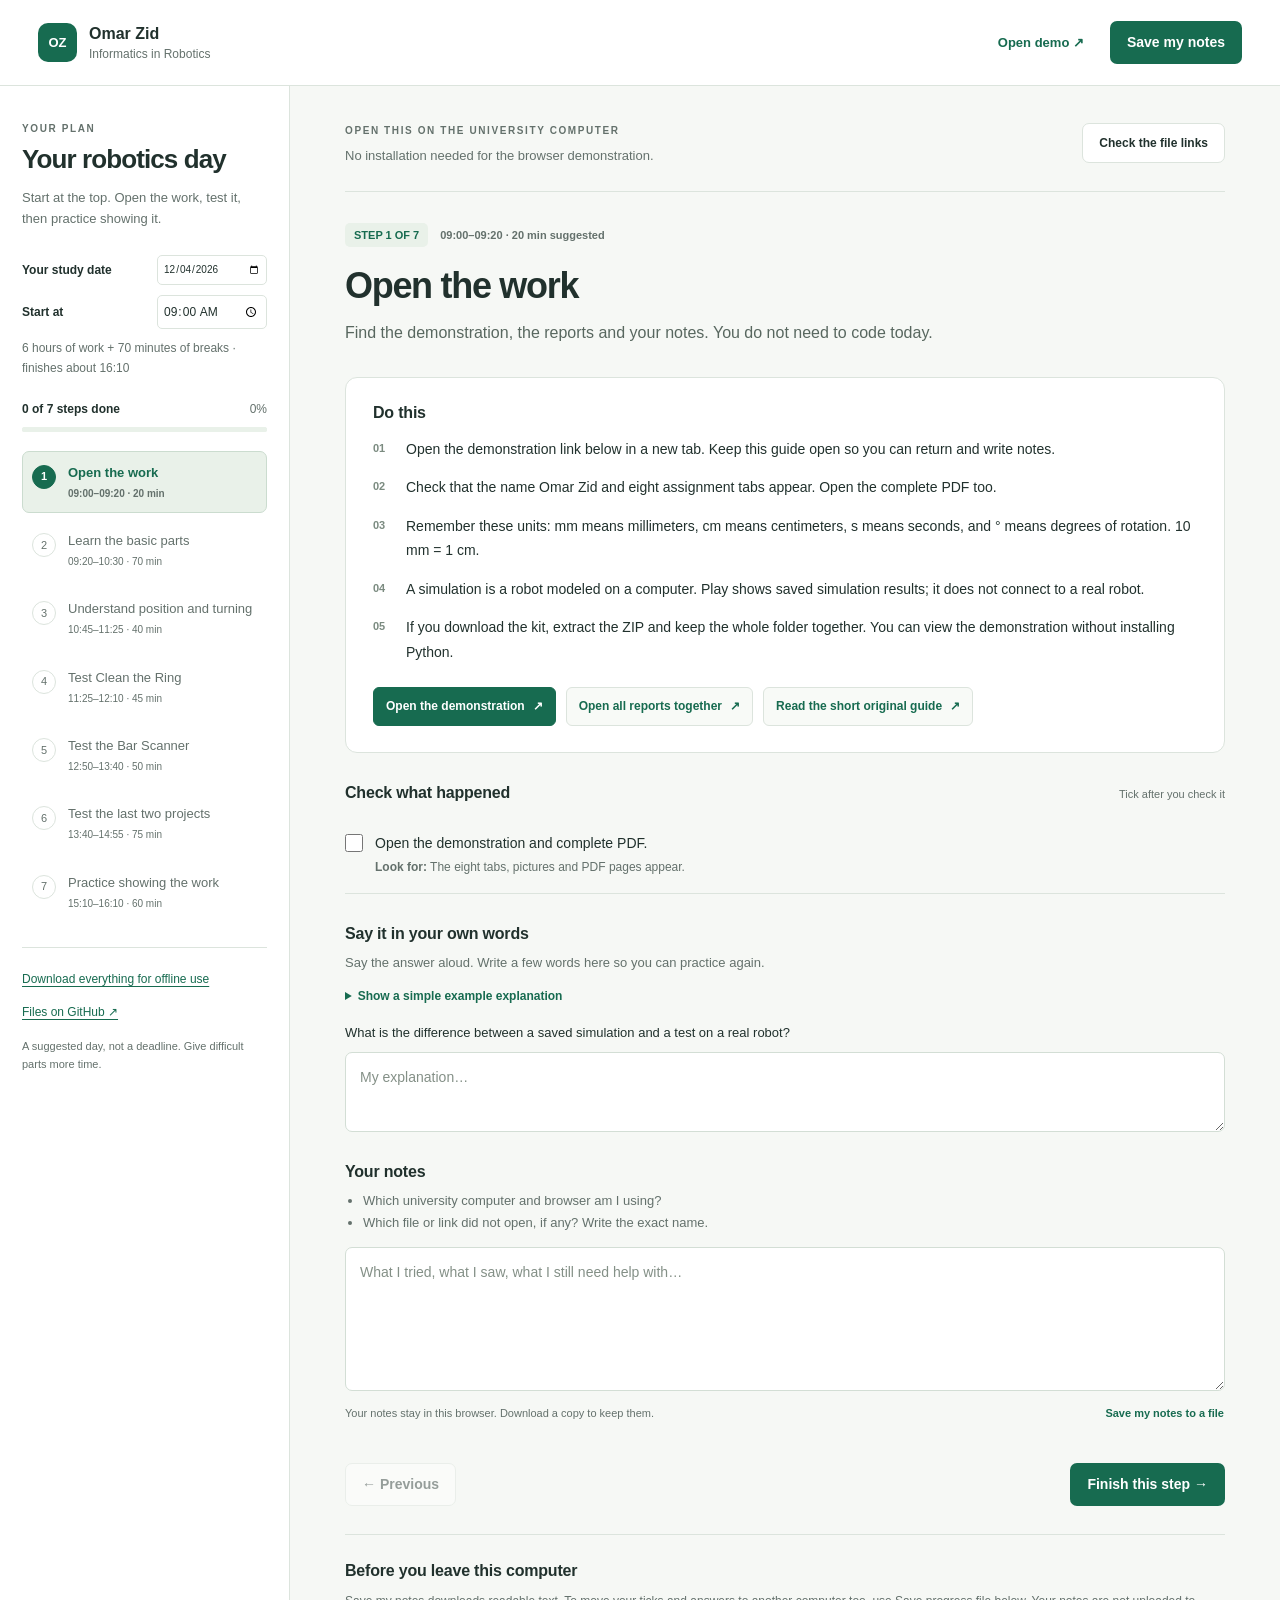
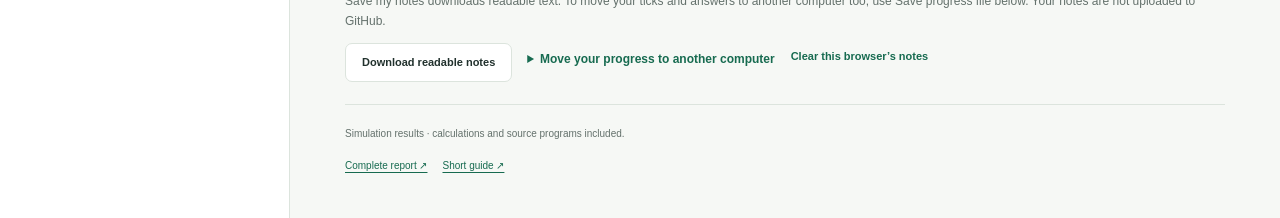
<file: index.html>
<!doctype html>
<html lang="en">
<head>
  <meta charset="utf-8">
  <meta name="viewport" content="width=device-width, initial-scale=1">
  <meta name="description" content="Omar Zid's simple university robotics walkthrough. Follow one study day, test the demonstrations, practice your explanation and download your notes.">
  <meta name="theme-color" content="#176b50">
  <link rel="icon" href="favicon.svg" type="image/svg+xml">
  <title>Omar Zid · Your robotics day</title>
  <link rel="stylesheet" href="styles.css">
  <script src="guide-content.js" defer></script>
  <script src="app.js" defer></script>
</head>
<body>
  <a class="skip" href="#step-title">Skip to the current step</a>
  <header class="topbar">
    <a class="identity" href="#start"><span class="brand-mark" aria-hidden="true">OZ</span><span><strong>Omar Zid</strong><small>Informatics in Robotics</small></span></a>
    <div class="top-actions"><a href="kit/Start_Here.html" target="_blank" rel="noopener">Open demo <span aria-hidden="true">↗</span></a><button type="button" id="export-top" class="primary">Save my notes</button></div>
  </header>
  <div class="workspace">
    <aside class="sidebar">
      <div class="sidebar-intro"><span class="eyebrow">Your plan</span><h1>Your robotics day</h1><p>Start at the top. Open the work, test it, then practice showing it.</p></div>
      <div class="day-settings"><label for="study-date">Your study date</label><input type="date" id="study-date"><label for="start-time">Start at</label><input type="time" id="start-time" value="09:00"><p id="day-duration">6 hours of work + 70 minutes of breaks</p></div>
      <div class="progress-summary"><div><strong id="step-count">0 of 7 steps done</strong><span id="percent">0%</span></div><progress id="progress" max="7" value="0" aria-label="Steps completed"></progress></div>
      <nav id="steps-nav" aria-label="One-day steps"></nav>
      <div class="sidebar-foot"><a href="downloads/Omar_Zid_University_Kit.zip" download>Download everything for offline use</a><a href="https://github.com/tsarumar/nxt" target="_blank" rel="noopener">Files on GitHub ↗</a><p>A suggested day, not a deadline. Give difficult parts more time.</p></div>
    </aside>
    <main id="main">
      <div class="welcome"><div><span class="eyebrow">Open this on the university computer</span><p>No installation needed for the browser demonstration.</p></div><button type="button" id="health-check" class="quiet">Check the file links</button></div>
      <p id="health-result" class="notice" role="status" hidden></p>
      <div class="step-meta"><span id="step-position"></span><span id="time-block"></span></div>
      <h2 id="step-title" tabindex="-1"></h2>
      <p id="step-goal" class="lead"></p>
      <section class="instructions" aria-labelledby="actions-title"><h3 id="actions-title">Do this</h3><ol id="actions-list"></ol><div id="step-links" class="resource-links"></div></section>
      <section class="checks-section" aria-labelledby="check-title"><div class="section-heading"><h3 id="check-title">Check what happened</h3><span>Tick after you check it</span></div><div id="step-checks"></div></section>
      <section class="explain-section" aria-labelledby="explain-title"><h3 id="explain-title">Say it in your own words</h3><p class="subtle">Say the answer aloud. Write a few words here so you can practice again.</p><details id="explain-example" hidden><summary>Show a simple example explanation</summary><p id="example-text"></p><p>Read it, close it, then try explaining the idea yourself.</p></details><div id="explain-fields"></div></section>
      <section class="notes-section" aria-labelledby="notes-title"><h3 id="notes-title">Your notes</h3><ul id="note-prompts" class="subtle"></ul><label class="sr-only" for="step-notes">Notes for this step</label><textarea id="step-notes" rows="5" placeholder="What I tried, what I saw, what I still need help with…"></textarea><div class="save-line"><span id="save-status" role="status">Your notes stay in this browser.</span><button type="button" id="export-step" class="text-button">Save my notes to a file</button></div></section>
      <section id="readiness" class="readiness" aria-labelledby="readiness-title" hidden><h3 id="readiness-title">Am I ready to show the computer work?</h3><div id="readiness-checks"></div><p id="readiness-result" class="readiness-result" role="status"></p><p id="readiness-note" class="subtle"></p><details><summary>If you also need a real NXT robot</summary><p>The website cannot test the physical robot. Work with your teacher on compiling the NXC programs, measuring and calibrating the build, checking the stopping controls, testing each task and saving real results. A real Bluetooth test needs two connected robots.</p><a href="kit/code/README.md" target="_blank" rel="noopener">Open the real-robot instructions ↗</a></details></section>
      <div id="break-note" class="break-note" hidden></div>
      <div class="step-footer"><button type="button" id="previous" class="quiet">← Previous</button><p id="finish-hint" role="status"></p><button type="button" id="finish-step" class="primary">Finish this step →</button></div>
      <section class="take-notes" aria-labelledby="take-notes-title"><h3 id="take-notes-title">Before you leave this computer</h3><p>Save my notes downloads readable text. To move your ticks and answers to another computer too, use Save progress file below. Your notes are not uploaded to GitHub.</p><div class="note-tools"><button type="button" id="export-bottom" class="quiet">Download readable notes</button><details><summary>Move your progress to another computer</summary><p>Save a progress file here, then load that file on the next computer.</p><div class="note-tools"><button type="button" id="backup" class="quiet">Save progress file</button><label class="file-button" for="restore">Load progress file<input id="restore" type="file" accept="application/json,.json"></label></div></details><button type="button" id="clear" class="text-button">Clear this browser’s notes</button></div></section>
      <footer class="page-footer"><span>Simulation results · calculations and source programs included.</span><a href="kit/Omar_Zid_Complete_Robotics.pdf" target="_blank" rel="noopener">Complete report ↗</a><a href="kit/00_READ_ME_FIRST.txt" target="_blank" rel="noopener">Short guide ↗</a></footer>
    </main>
  </div>
  <dialog id="clear-dialog"><form method="dialog"><h2>Clear the notes on this browser?</h2><p>Download your notes first if you want to keep them. Exported files will stay on your computer.</p><div class="dialog-buttons"><button value="cancel" class="quiet">Keep my notes</button><button value="clear" class="danger">Clear notes</button></div></form></dialog>
  <div id="toast" role="status" class="toast" hidden></div>
  <noscript>This walkthrough needs JavaScript. You can still <a href="kit/00_READ_ME_FIRST.txt">read the simple guide</a> or <a href="kit/Omar_Zid_Complete_Robotics.pdf">open the complete report</a>.</noscript>
</body>
</html>
</file>
<file: styles.css>
:root{font-family:Inter,"Segoe UI",Arial,sans-serif;color:#21312d;background:#f6f8f5;--green:#176b50;--ink:#21312d;--muted:#64716c;--border:#dce4dd;--paper:#fff;--pale:#e9f1e9;--radius:12px}*{box-sizing:border-box}body{margin:0}button,input,textarea{font:inherit}a{color:var(--green);text-underline-offset:3px}button,a,input,textarea,summary{touch-action:manipulation}button{cursor:pointer;border-radius:7px;border:1px solid transparent;padding:11px 16px;font-size:14px;font-weight:600;line-height:1.35}button:disabled{cursor:default;opacity:.45}button:hover:not(:disabled),.file-button:hover{filter:brightness(.96)}.primary{background:var(--green);color:white}.quiet{background:white;border-color:var(--border);color:var(--ink)}.text-button{color:var(--green);padding:5px 0;background:none;font-size:13px}.danger{background:#a13328;color:white}:focus-visible{outline:3px solid #67a68c;outline-offset:4px}.topbar{min-height:86px;display:flex;align-items:center;justify-content:space-between;padding:15px 38px;border-bottom:1px solid var(--border);background:white;gap:18px}.identity{display:flex;align-items:center;gap:12px;color:var(--ink);text-decoration:none}.identity strong{display:block;font-size:16px}.identity small{display:block;color:var(--muted);font-size:12px;margin-top:4px}.brand-mark{width:39px;height:39px;display:grid;place-items:center;background:var(--green);color:#fff;font-size:13px;font-weight:700;border-radius:10px}.top-actions{display:flex;gap:26px;align-items:center}.top-actions a{font-size:13px;text-decoration:none;font-weight:600}.workspace{display:grid;grid-template-columns:290px minmax(0,1fr);max-width:1560px;margin:auto}.sidebar{min-width:0;background:#fff;border-right:1px solid var(--border);padding:32px 22px;align-self:stretch}.eyebrow{text-transform:uppercase;font-size:10px;font-weight:700;letter-spacing:1.6px;color:var(--muted)}.sidebar-intro h1{font-size:26px;letter-spacing:-.9px;margin:9px 0 12px;line-height:1.15}.sidebar-intro p,.sidebar-foot p{font-size:13px;line-height:1.65;color:var(--muted);margin:0}.day-settings{display:grid;grid-template-columns:1fr 110px;gap:10px;align-items:center;margin:25px 0 24px;font-size:12px}.day-settings label{font-weight:600}.day-settings input{min-width:0;width:100%;border:1px solid var(--border);border-radius:5px;padding:7px 5px;color:var(--ink);background:white;font-size:12px}.day-settings input[type=date]{font-size:10px}.day-settings p{grid-column:1/-1;color:var(--muted);line-height:1.6;margin:0}.progress-summary{font-size:12px;margin-bottom:19px}.progress-summary>div{display:flex;justify-content:space-between;gap:10px}.progress-summary span{color:var(--muted)}progress{width:100%;height:5px;border:0;display:block;margin-top:11px;accent-color:var(--green);background:var(--pale);border-radius:9px}progress::-webkit-progress-bar{background:var(--pale);border-radius:9px}progress::-webkit-progress-value{background:var(--green);border-radius:9px}#steps-nav{display:grid;gap:6px}.step-nav{display:flex;text-align:left;gap:12px;align-items:flex-start;width:100%;padding:12px 9px;color:var(--muted);background:transparent;border:1px solid transparent;font-size:13px;font-weight:500}.step-nav .number{width:24px;height:24px;display:grid;place-items:center;flex:none;font-size:11px;border:1px solid var(--border);border-radius:50%;margin-top:1px}.step-nav .label{display:block;line-height:1.45}.step-nav .duration{display:block;font-size:10px;margin-top:4px;color:var(--muted)}.step-nav.active{background:var(--pale);border-color:#cbdccf;color:var(--green);font-weight:650}.step-nav.active .number{background:var(--green);color:white;border-color:var(--green)}.step-nav.done .number{background:var(--green);color:#fff;border-color:var(--green)}.sidebar-foot{border-top:1px solid var(--border);margin-top:24px;padding-top:22px;display:grid;gap:14px}.sidebar-foot a{font-size:12px;line-height:1.6}.sidebar-foot p{font-size:11px}main{min-width:0;padding:34px 55px 24px;max-width:1100px;width:100%}.welcome{display:flex;justify-content:space-between;gap:18px;align-items:center;padding-bottom:25px;border-bottom:1px solid var(--border);margin-bottom:31px}.welcome p{font-size:13px;color:var(--muted);line-height:1.5;margin:8px 0 0}.welcome button{font-size:12px;white-space:nowrap}.step-meta{display:flex;gap:12px;align-items:center;flex-wrap:wrap;font-size:11px;color:var(--muted);font-weight:650}.step-meta span:first-child{background:var(--pale);padding:6px 9px;border-radius:5px;color:var(--green)}h2{font-size:36px;letter-spacing:-1.3px;line-height:1.16;font-weight:650;margin:18px 0 14px}h3{font-size:16px;letter-spacing:-.2px;margin:0 0 15px}.lead{font-size:16px;line-height:1.65;color:#58675f;margin:0 0 30px;max-width:720px}.instructions{border:1px solid var(--border);background:white;border-radius:var(--radius);padding:26px 27px}.instructions ol{padding:0;margin:0;list-style:none;counter-reset:actions}.instructions li{position:relative;padding-left:33px;counter-increment:actions;font-size:14px;line-height:1.75;margin:0 0 14px}.instructions li:before{content:counter(actions,decimal-leading-zero);position:absolute;left:0;top:2px;color:#7b8b80;font-size:11px;font-weight:650}.resource-links{display:flex;flex-wrap:wrap;gap:10px;margin-top:23px}.resource-links a{font-size:12px;line-height:1.4;display:inline-flex;gap:8px;align-items:center;padding:10px 12px;border:1px solid var(--border);border-radius:6px;text-decoration:none;background:#f8faf7;font-weight:600}.resource-links a:first-child{background:var(--green);color:#fff;border-color:var(--green)}.checks-section,.explain-section,.notes-section,.readiness{margin-top:31px}.section-heading{display:flex;justify-content:space-between;gap:16px;align-items:baseline}.section-heading span{font-size:11px;color:var(--muted)}.check-row{display:flex;align-items:flex-start;gap:12px;border-bottom:1px solid var(--border);padding:15px 0}.check-row input{width:18px;height:18px;margin:2px 0 0;accent-color:var(--green);flex:none;cursor:pointer}.check-row label{cursor:pointer;font-size:14px;line-height:1.6;display:block}.expected{display:block;font-size:12px;color:var(--muted);line-height:1.65;margin-top:4px}.subtle{font-size:13px;line-height:1.7;color:var(--muted)}.explain-section>.subtle{margin-top:-6px}.answer-field{display:block;margin-top:17px}.answer-field>span{font-size:13px;display:block;line-height:1.6;margin-bottom:8px}textarea{width:100%;display:block;border:1px solid #d3ded5;background:white;border-radius:7px;padding:13px 14px;line-height:1.65;font-size:14px;color:var(--ink);resize:vertical;min-height:80px}textarea::placeholder{color:#849087}.notes-section ul{padding-left:18px;margin-top:-6px}.save-line{display:flex;justify-content:space-between;gap:15px;align-items:center;margin-top:9px;font-size:11px;color:var(--muted)}.save-line button{font-size:11px;flex:none}.readiness{border:1px solid #bbd4bf;border-radius:var(--radius);padding:24px;background:#f1f7ed}.readiness-result{font-size:14px;font-weight:650;line-height:1.7;color:var(--green);margin-bottom:0}.readiness details{font-size:13px;line-height:1.7}details summary{font-size:12px;cursor:pointer;color:var(--green);font-weight:600;line-height:1.6}details p{font-size:12px;line-height:1.7;color:var(--muted)}.break-note{padding:18px 20px;margin-top:28px;border-left:3px solid #87a58d;background:#edf2e9;font-size:13px;line-height:1.65;color:#4b6151}.break-note strong{display:block;font-size:12px;margin-bottom:3px}.step-footer{display:flex;justify-content:space-between;gap:18px;align-items:center;padding:28px 0;margin-top:8px;border-bottom:1px solid var(--border)}.step-footer p{font-size:11px;color:var(--muted);line-height:1.55;max-width:240px;margin:0}.step-footer button{flex:none}.take-notes{padding:27px 0 22px}.take-notes>p{font-size:12px;line-height:1.7;color:var(--muted);margin-top:-4px}.note-tools{display:flex;gap:15px;align-items:flex-start;flex-wrap:wrap}.note-tools button{font-size:11px}.note-tools details{padding:7px 0}.note-tools details .note-tools{padding:8px 0 0}.file-button{display:inline-block;padding:9px 12px;background:#fff;border:1px solid var(--border);border-radius:6px;cursor:pointer;font-size:11px;font-weight:600;line-height:1.5}.file-button input{display:block;margin-top:8px;max-width:230px;font-size:11px}.page-footer{font-size:10px;line-height:1.7;color:var(--muted);display:flex;gap:15px;flex-wrap:wrap;padding:20px 0;border-top:1px solid var(--border)}.page-footer span{flex-basis:100%}.notice{padding:13px 15px;margin:-15px 0 25px;border-radius:6px;background:#e9f2e8;font-size:12px;line-height:1.7}.toast{position:fixed;bottom:24px;right:24px;max-width:440px;padding:15px 21px;background:#203e31;color:white;border-radius:9px;box-shadow:0 4px 24px #14352024;font-size:13px;z-index:100;line-height:1.5}dialog{border:1px solid var(--border);border-radius:14px;padding:28px;max-width:460px;width:calc(100% - 40px);color:var(--ink)}dialog::backdrop{background:#17332766}dialog h2{font-size:24px;margin:0 0 15px}dialog p{font-size:14px;line-height:1.7;color:var(--muted)}.dialog-buttons{display:flex;gap:12px;justify-content:flex-end;margin-top:24px}.sr-only{position:absolute;width:1px;height:1px;padding:0;margin:-1px;overflow:hidden;clip:rect(0,0,0,0);white-space:nowrap;border:0}.skip{position:fixed;top:8px;left:8px;z-index:200;background:white;padding:12px;transform:translateY(-200%)}.skip:focus{transform:none}[hidden]{display:none!important}@media(min-width:1400px){main{padding-left:65px;padding-right:65px}}@media(max-width:1000px){.workspace{grid-template-columns:250px minmax(0,1fr)}.sidebar{padding:28px 15px}main{padding:30px 28px}.sidebar-intro h1{font-size:24px}.topbar{padding:15px 25px}h2{font-size:31px}.step-footer{flex-wrap:wrap}.step-footer p{order:3;max-width:none;width:100%}}@media(max-width:760px){.topbar{padding:14px 18px;min-height:75px}.top-actions{gap:14px}.top-actions .primary{font-size:12px;padding:10px 12px}.identity small{font-size:10px}.identity strong{font-size:14px}.brand-mark{width:33px;height:33px}.top-actions a{font-size:12px}.workspace{display:block}.sidebar{border-right:0;border-bottom:1px solid var(--border);padding:21px 18px 15px}.sidebar-intro{display:none}.day-settings{margin:0 0 17px;display:flex;flex-wrap:wrap;gap:9px 12px}.day-settings input{width:112px}.day-settings input[type=time]{width:85px}.day-settings p{font-size:11px;flex-basis:100%;margin:2px 0 0}.progress-summary{margin-bottom:15px}#steps-nav{display:flex;gap:7px;overflow:auto;scrollbar-width:thin;padding-bottom:8px}.step-nav{flex:none;width:192px;padding:11px 10px}.step-nav .duration{display:none}.step-nav .label{font-size:12px}.sidebar-foot{display:none}main{padding:25px 18px}.welcome{align-items:flex-start;margin-bottom:26px;padding-bottom:22px;gap:12px}.welcome button{font-size:10px;padding:9px 10px;white-space:normal;max-width:100px}.welcome .eyebrow{font-size:9px}.welcome p{font-size:12px;margin-top:6px}h2{font-size:29px;letter-spacing:-1px}.lead{font-size:14px;line-height:1.75;margin-bottom:24px}.instructions{padding:21px 18px}.instructions li{font-size:13px;padding-left:28px}.resource-links{display:grid;grid-template-columns:1fr}.resource-links a{justify-content:space-between}.section-heading{display:block}.section-heading span{display:block;font-size:10px;margin-top:-8px;margin-bottom:6px}.check-row label{font-size:13px}.expected{font-size:11px}.save-line{align-items:flex-start;flex-wrap:wrap;gap:5px}.readiness{padding:20px 17px}.step-footer{gap:12px}.step-footer button{font-size:12px;padding:11px 13px}.toast{left:18px;right:18px;bottom:18px;max-width:none}.note-tools{gap:12px}.page-footer{padding-bottom:15px}.step-nav.active{scroll-margin:18px}}@media(max-width:370px){.top-actions a{display:none}.topbar{gap:8px}.day-settings label{font-size:11px}.day-settings input{width:105px}.day-settings{gap:8px}.instructions{padding:20px 15px}}@media(prefers-reduced-motion:reduce){*{scroll-behavior:auto!important}}@media print{.topbar,.sidebar,.welcome,.step-footer,.take-notes,.page-footer,button{display:none!important}.workspace{display:block}main{padding:0;max-width:none}body{background:#fff}textarea{border:0;min-height:0;field-sizing:content}.instructions{border:0;padding:0}section{break-inside:avoid}a{color:#000}}
@media(max-width:760px){.day-settings{display:grid;grid-template-columns:92px minmax(0,1fr);gap:9px 12px}.day-settings input{width:150px;max-width:100%}.day-settings input[type=time]{width:85px}.day-settings p{grid-column:1/-1}}
</file>
